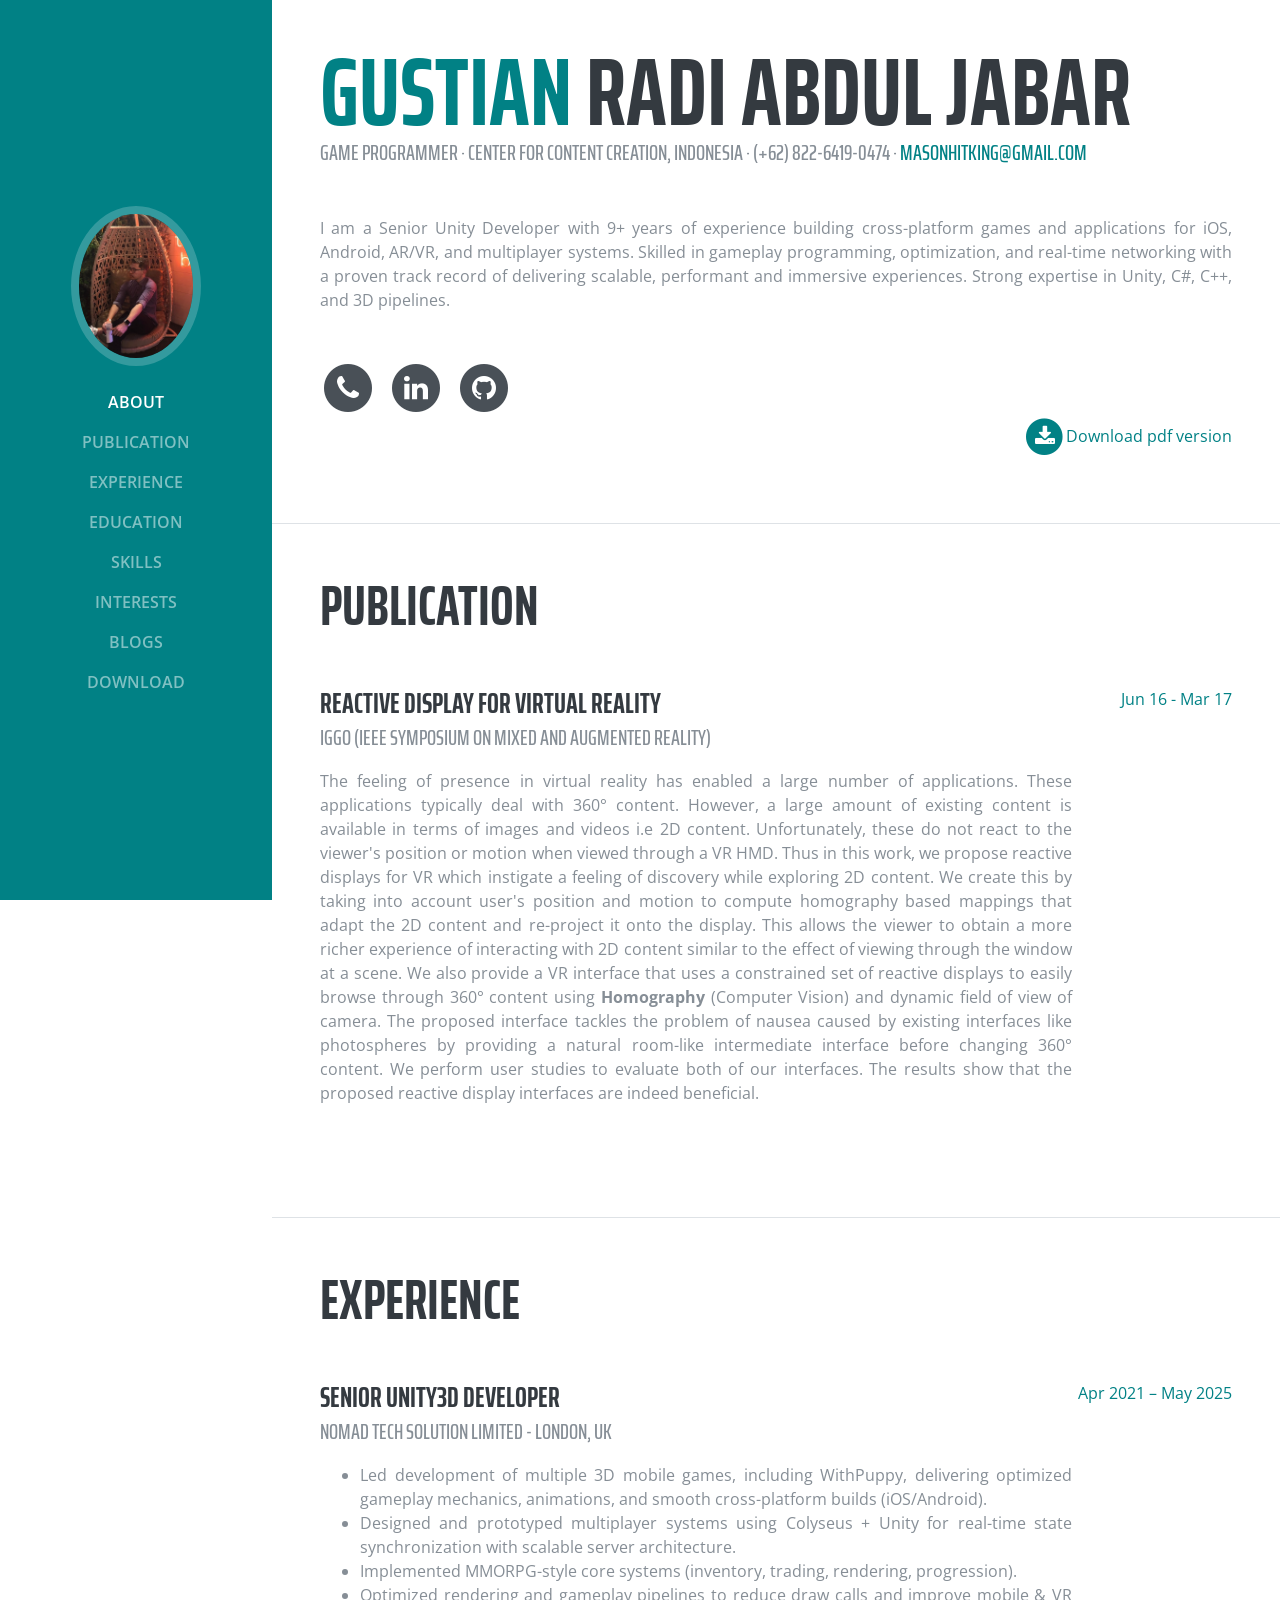
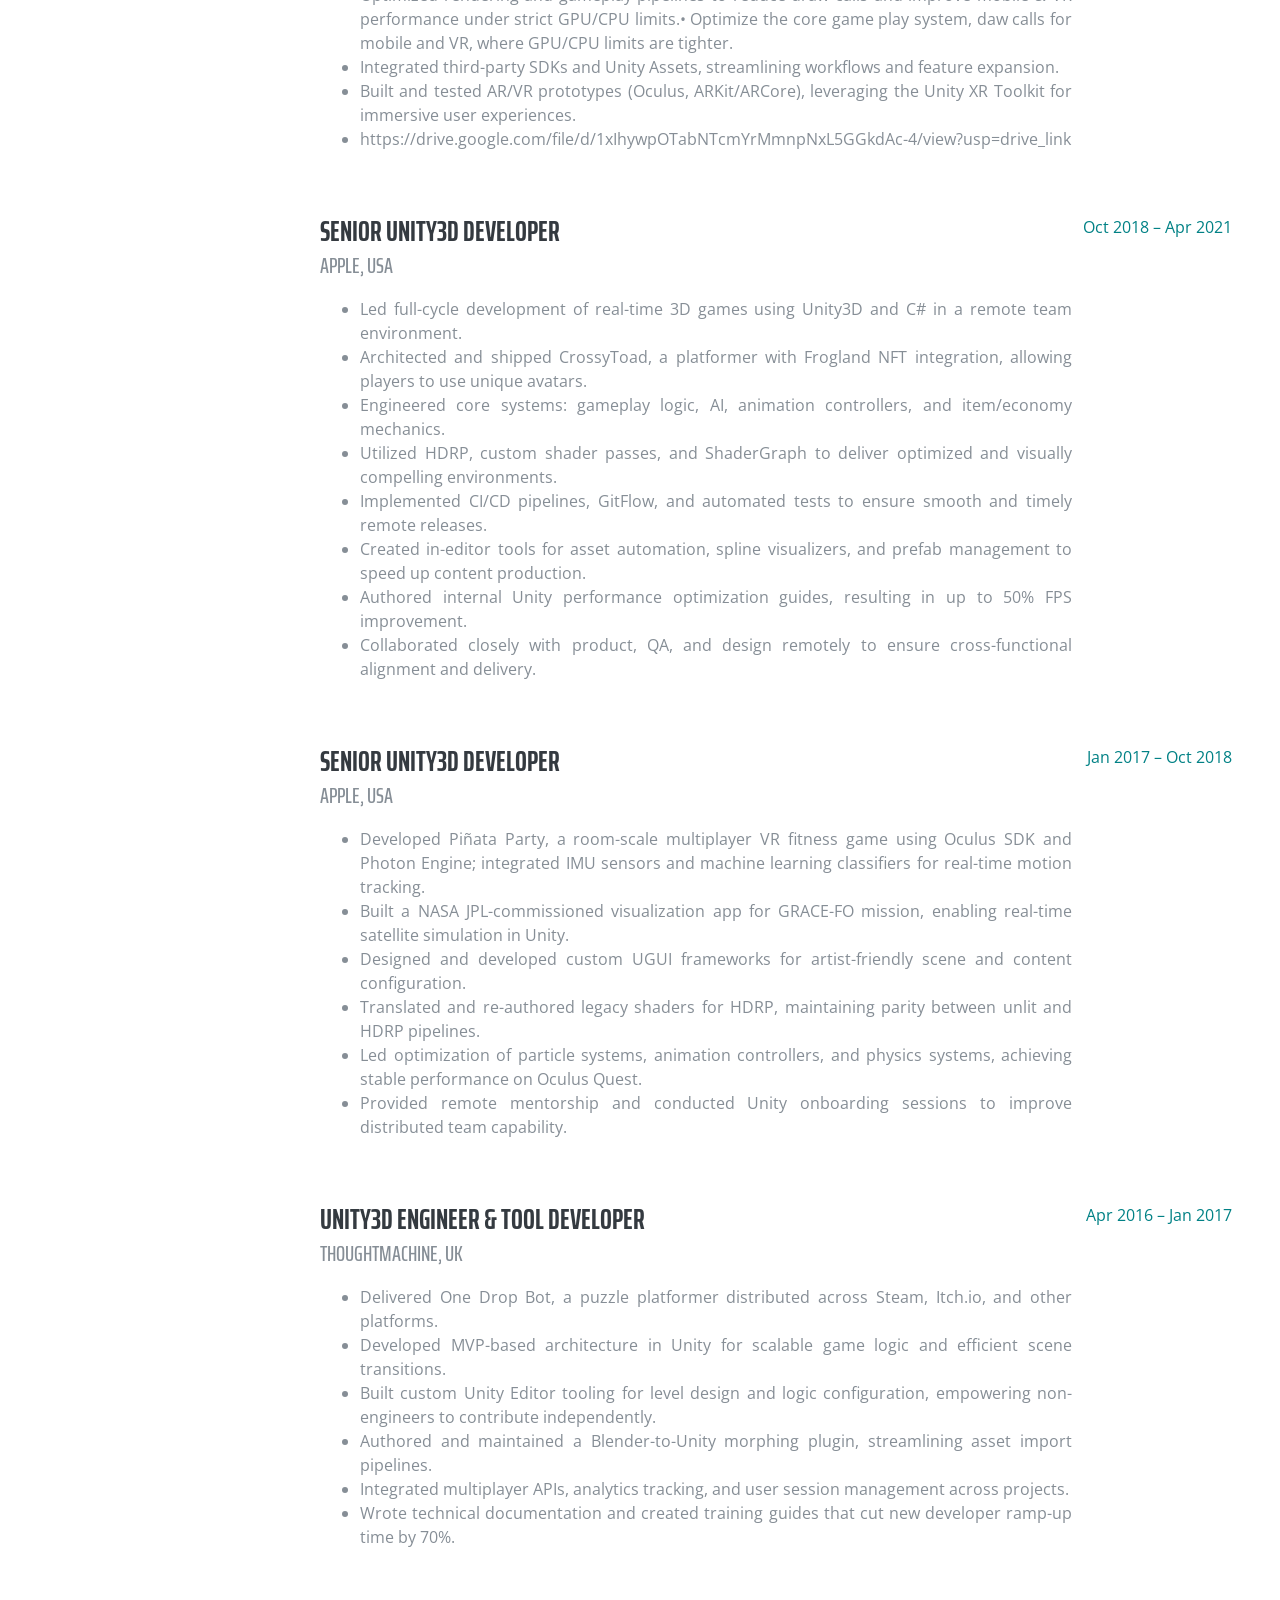
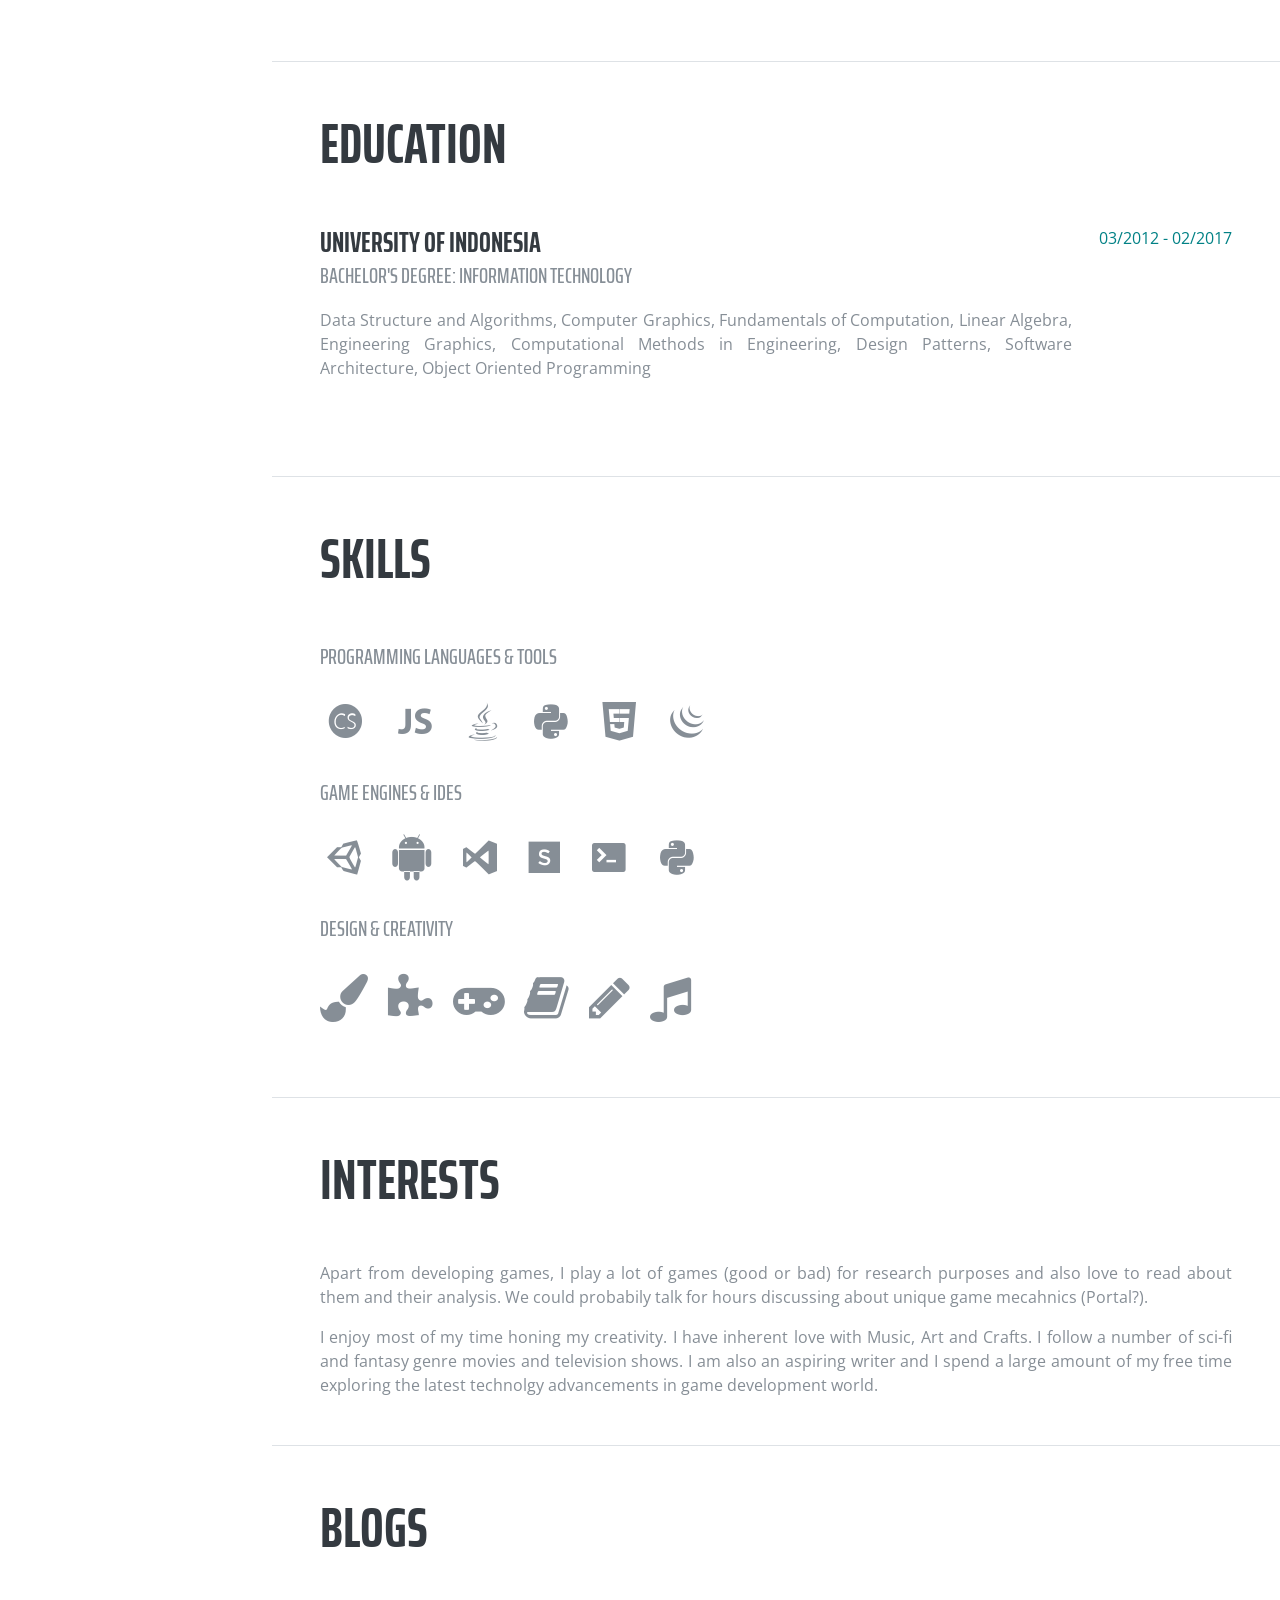
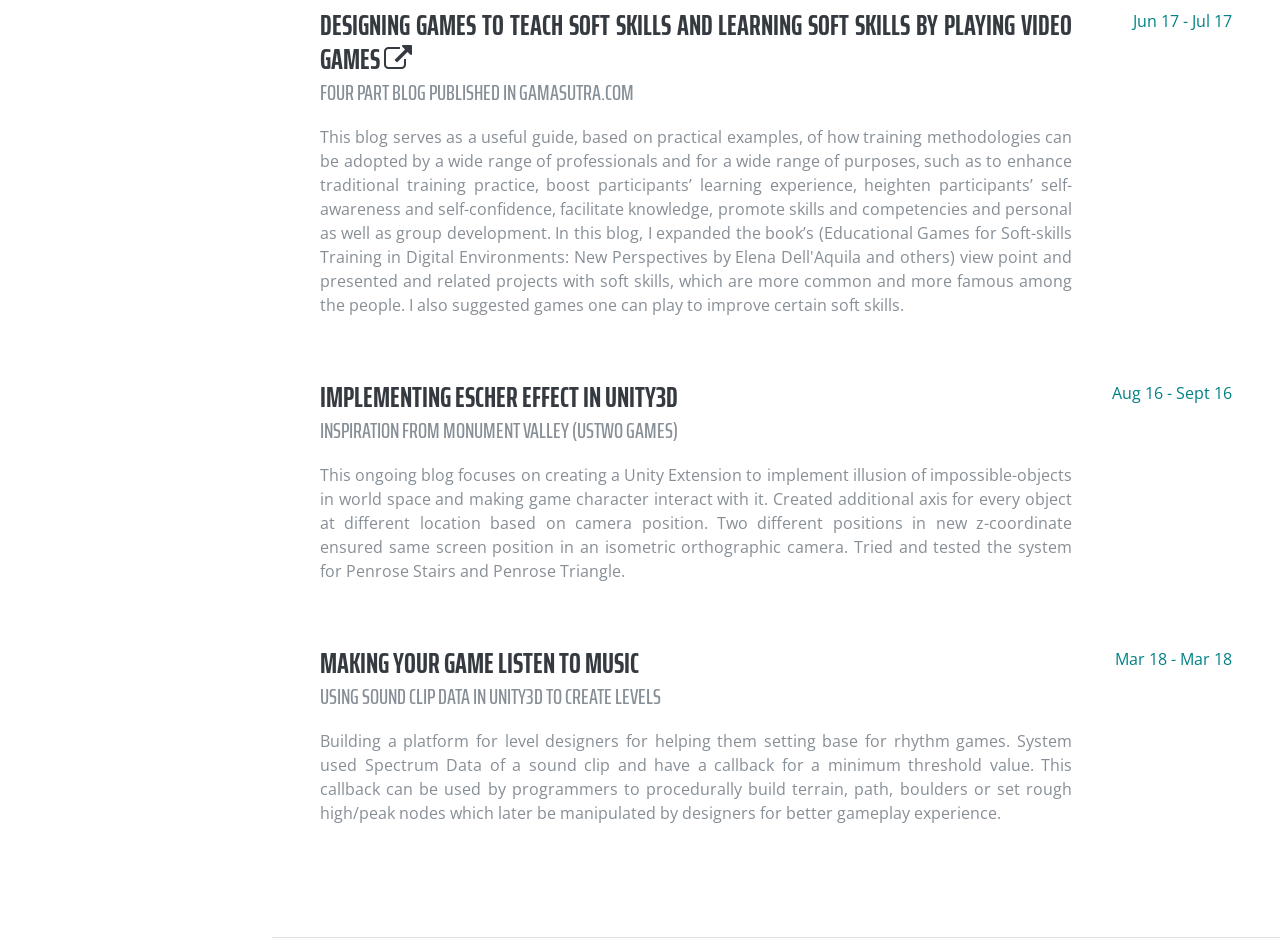
<file: resume/index.html>
<!DOCTYPE html>
<html lang="en">

  <head>

    <meta charset="utf-8">
    <meta name="viewport" content="width=device-width, initial-scale=1, shrink-to-fit=no">
    <meta name="description" content="Game Programmer, Designer and Developer Portfolio of Neeraj Thakur, IIT Kanpur B.Tech gradutate. Experienced in Unity3D, C#, C++, Js, Gameplay Prototyping, Android Programming, Shader and many more.">
    <meta name="author" content="Gustian Radi Abdul Jabar, asonhitking@gmail.com">
    <meta name="keywords" content="Game, Programmer, Gameplay, Developer, Designer, Portfolio, Resume, Unity, Unity3D, C#, C++,C,Python, Js, Institute of Technology, AR, Augmented, VR, Virtual, MR, Mixed, Reality, Homography, Google, Android, Carboard, Microsoft, Code.fun.do, Shader, Cg, HLSL, AI, 3D, 2D, Gustian">
    <meta property="og:image" content="../img/neeraj.jpg">
    <meta name="google-site-verification" content="xDJyLqBjXRWvHO2nDuwWnZPF6ohX08uhF4eCDptAahg" />

    <title>Game Programmer Resume, Gustian</title>

    <!-- Bootstrap core CSS -->
    <link href="vendor/bootstrap/css/bootstrap.min.css" rel="stylesheet">

    <!-- Custom fonts for this template -->
    <link href="https://fonts.googleapis.com/css?family=Saira+Extra+Condensed" rel="stylesheet">
    <link href="https://fonts.googleapis.com/css?family=Open+Sans" rel="stylesheet">
    <link href="../vendor/font-awesome/css/font-awesome.min.css" rel="stylesheet">
    <link href="vendor/devicons/css/devicons.min.css" rel="stylesheet">
    <link href="vendor/simple-line-icons/css/simple-line-icons.css" rel="stylesheet">

    <!-- Custom styles for this template -->
    <link href="css/resume.min.css" rel="stylesheet">
    <link rel="icon" href="../img/icon.ico">

  </head>

  <body id="page-top">

    <nav class="navbar navbar-expand-lg navbar-dark bg-primary fixed-top" id="sideNav">
      <a class="navbar-brand js-scroll-trigger" target="_parent"  href="..">
        <span class="d-block d-lg-none">Gustian Rabi Abdul Jabar</span>
        <span class="d-none d-lg-block">
          <img class="img-fluid img-profile rounded-circle mx-auto mb-2" src="../img/neeraj.jpg"  alt="Neeraj Thakur, Game Programmer" title="Neeraj S.Thakur">
        </span>
      </a>
      <button class="bg-primary navbar-toggler" type="button" data-toggle="collapse" data-target="#navbarSupportedContent" aria-controls="navbarSupportedContent" aria-expanded="false" aria-label="Toggle navigation" style="outline:0px">
        <span class="navbar-toggler-icon"></span>
      </button>
      <div class="bg-primary collapse navbar-collapse" id="navbarSupportedContent">
        <ul class="navbar-nav">
          <li class="nav-item">
            <a id="ScrollTo-about" class="nav-link js-scroll-trigger" href="#about">About</a>
          </li>
          <li class="nav-item">
            <a id="ScrollTo-publication" class="nav-link js-scroll-trigger" href="#publication">Publication</a>
          </li>
          <li class="nav-item">
            <a id="ScrollTo-experience" class="nav-link js-scroll-trigger" href="#experience">Experience</a>
          </li>
          <li class="nav-item">
            <a id="ScrollTo-education" class="nav-link js-scroll-trigger" href="#education">Education</a>
          </li>
          <li class="nav-item">
            <a id="ScrollTo-skills" class="nav-link js-scroll-trigger" href="#skills">Skills</a>
          </li>
          <li class="nav-item">
            <a id="ScrollTo-interests" class="nav-link js-scroll-trigger" href="#interests">Interests</a>
          </li>
          <li class="nav-item">
            <a id="ScrollTo-blogs" class="nav-link js-scroll-trigger" href="#blogs">Blogs</a>
          </li>
          <li class="nav-item">
            <a class="nav-link js-scroll-trigger" href="Gustian Resume.pdf" download="Gustian Resume.pdf">Download</a>
          </li>
        </ul>
      </div>
    </nav>

    <div class="container-fluid p-0">

      <section class="resume-section p-3 p-lg-5 d-flex d-column" id="about">
        <div class="my-auto">
          <a target="_parent"  href="..">
            <h1 class="mb-0">
              <span class="text-primary">Gustian</span>
              Radi Abdul Jabar
            </h1>
          </a>
          <div class="subheading mb-5">Game Programmer · Center for Content Creation, Indonesia · (+62) 822-6419-0474 ·
            <a href="mailto:masonhitking@gmail.com">masonhitking@gmail.com</a>
          </div>
          <p class="mb-5">I am a Senior Unity Developer with 9+ years of experience building cross-platform games and applications for iOS, Android, AR/VR, and multiplayer systems. Skilled in gameplay programming, optimization, and real-time networking with a proven track record of delivering scalable, performant and immersive experiences. Strong expertise in Unity, C#, C++, and 3D pipelines.</p>
          <ul class="list-inline list-social-icons mb-0">
            <!-- <li class="list-inline-item">
              <a href="https://www.facebook.com/" target="_blank">
                <span class="fa-stack fa-lg">
                  <i class="fa fa-circle fa-stack-2x"></i>
                  <i class="fa fa-facebook fa-stack-1x fa-inverse"></i>
                </span>
              </a>
            </li> -->
            <li class="list-inline-item">
              <a href="tel:+6282264190474">
                <span class="fa-stack fa-lg">
                  <i class="fa fa-circle fa-stack-2x"></i>
                  <i class="fa fa-phone fa-stack-1x fa-inverse"></i>
                </span>
              </a>
            </li>
            <li class="list-inline-item">
              <a href="https://www.linkedin.com/in/gustian-4051bb271/" target="_blank">
                <span class="fa-stack fa-lg">
                  <i class="fa fa-circle fa-stack-2x"></i>
                  <i class="fa fa-linkedin fa-stack-1x fa-inverse"></i>
                </span>
              </a>
            </li>
            <li class="list-inline-item">
              <a href="https://github.com/Sedolg" target="_blank">
                <span class="fa-stack fa-lg">
                  <i class="fa fa-circle fa-stack-2x"></i>
                  <i class="fa fa-github fa-stack-1x fa-inverse"></i>
                </span>
              </a>
            </li>
            <!-- <li class="list-inline-item">
              <a href="https://steamcommunity.com" target="_blank">
                <span class="fa-stack fa-lg">
                  <i class="fa fa-circle fa-stack-2x"></i>
                  <i class="fa fa-steam fa-stack-1x fa-inverse"></i>
                </span>
              </a>
            </li> -->
          </ul>
          <p style="float: right" class="list-inline-item">
            <a href="Gustian Resume.pdf" download="Gustian Resume.pdf">
              <span class="fa-stack fa-lg">
                <i class="fa fa-circle fa-stack-2x"></i>
                <i class="fa fa-download fa-stack-1x fa-inverse"></i>
              </span>Download pdf version
            </a>
          </p>
        </div>
      </section>

      
      <section class="resume-section p-3 p-lg-5 d-flex flex-column" id="publication">
          <div class="my-auto">
            <h2 class="mb-5">Publication</h2>
  
            <div class="resume-item d-flex flex-column flex-md-row mb-5">
              <div class="resume-content mr-auto">
                <a target="_blank" ><h3 class="mb-0">Reactive Display for Virtual Reality </h3></a>
                <div class="subheading mb-3">IGGO (IEEE Symposium on Mixed and Augmented Reality)</div>
                <p>The feeling of presence in virtual reality has enabled a large number of applications. These applications typically deal with 360° content. However, a large amount of existing content is available in terms of images and videos i.e 2D content. Unfortunately, these do not react to the viewer's position or motion when viewed through a VR HMD. Thus in this work, we propose reactive displays for VR which instigate a feeling of discovery while exploring 2D content. We create this by taking into account user's position and motion to compute homography based mappings that adapt the 2D content and re-project it onto the display. This allows the viewer to obtain a more richer experience of interacting with 2D content similar to the effect of viewing through the window at a scene. We also provide a VR interface that uses a constrained set of reactive displays to easily browse through 360° content using <b>Homography</b> (Computer Vision) and dynamic field of view of camera. The proposed interface tackles the problem of nausea caused by existing interfaces like photospheres by providing a natural room-like intermediate interface before changing 360° content. We perform user studies to evaluate both of our interfaces. The results show that the proposed reactive display interfaces are indeed beneficial.</p>
              </div>
              <div class="resume-date text-md-right">
                <span class="text-primary">Jun 16 - Mar 17</span>
              </div>
            </div>
      </section>      

      <section class="resume-section p-3 p-lg-5 d-flex flex-column" id="experience">
        <div class="my-auto">
          <h2 class="mb-5">Experience</h2>

          <div class="resume-item d-flex flex-column flex-md-row mb-5">
            <div class="resume-content mr-auto">
              <h3 class="mb-0">Senior Unity3D Developer</h3>
              <div class="subheading mb-3">Nomad Tech Solution Limited - London, UK</div>
              <ul>
                  <li>Led development of multiple 3D mobile games, including WithPuppy, delivering optimized gameplay mechanics, animations, and smooth cross-platform builds (iOS/Android).</li>
                  <li>Designed and prototyped multiplayer systems using Colyseus + Unity for real-time state synchronization with scalable server architecture.</li>
                  <li>Implemented MMORPG-style core systems (inventory, trading, rendering, progression).</li>
                  <li>Optimized rendering and gameplay pipelines to reduce draw calls and improve mobile & VR performance under strict GPU/CPU limits.•   Optimize the core game play system, daw calls for mobile and VR, where GPU/CPU limits are tighter.</li>
                  <li>Integrated third-party SDKs and Unity Assets, streamlining workflows and feature expansion.</li>
                  <li>Built and tested AR/VR prototypes (Oculus, ARKit/ARCore), leveraging the Unity XR Toolkit for immersive user experiences.</li>
                  <li>https://drive.google.com/file/d/1xIhywpOTabNTcmYrMmnpNxL5GGkdAc-4/view?usp=drive_link</li>
              </ul>
            </div>
            <div class="resume-date text-md-right">
              <span class="text-primary">Apr 2021 – May 2025</span>
            </div>
          </div>

          <div class="resume-item d-flex flex-column flex-md-row mb-5">
            <div class="resume-content mr-auto">
              <h3 class="mb-0">Senior Unity3D Developer</h3>
              <div class="subheading mb-3">Apple, USA</div>
              <ul>
                  <li>Led full-cycle development of real-time 3D games using Unity3D and C# in a remote team environment.</li>
                  <li>Architected and shipped CrossyToad, a platformer with Frogland NFT integration, allowing players to use unique avatars.</li>
                  <li>Engineered core systems: gameplay logic, AI, animation controllers, and item/economy mechanics.</li>
                  <li>Utilized HDRP, custom shader passes, and ShaderGraph to deliver optimized and visually compelling environments.</li>
                  <li>Implemented CI/CD pipelines, GitFlow, and automated tests to ensure smooth and timely remote releases.</li>
                  <li>Created in-editor tools for asset automation, spline visualizers, and prefab management to speed up content production.</li>
                  <li>Authored internal Unity performance optimization guides, resulting in up to 50% FPS improvement.</li>
                  <li>Collaborated closely with product, QA, and design remotely to ensure cross-functional alignment and delivery.</li>
              </ul>
            </div>
            <div class="resume-date text-md-right">
              <span class="text-primary">Oct 2018 – Apr 2021</span>
            </div>
          </div>

          <div class="resume-item d-flex flex-column flex-md-row mb-5">
            <div class="resume-content mr-auto">
              <h3 class="mb-0">Senior Unity3D Developer</h3>
              <div class="subheading mb-3">Apple, USA</div>
              <ul>
                  <li>Developed Piñata Party, a room-scale multiplayer VR fitness game using Oculus SDK and Photon Engine; integrated IMU sensors and machine learning classifiers for real-time motion tracking.</li>
                  <li>Built a NASA JPL-commissioned visualization app for GRACE-FO mission, enabling real-time satellite simulation in Unity.</li>
                  <li>Designed and developed custom UGUI frameworks for artist-friendly scene and content configuration.</li>
                  <li>Translated and re-authored legacy shaders for HDRP, maintaining parity between unlit and HDRP pipelines.</li>
                  <li>Led optimization of particle systems, animation controllers, and physics systems, achieving stable performance on Oculus Quest.</li>
                  <li>Provided remote mentorship and conducted Unity onboarding sessions to improve distributed team capability.</li>
              </ul>
            </div>
            <div class="resume-date text-md-right">
              <span class="text-primary">Jan 2017 – Oct 2018</span>
            </div>
          </div>

          <div class="resume-item d-flex flex-column flex-md-row mb-5">
            <div class="resume-content mr-auto">
              <h3 class="mb-0">Unity3D Engineer & Tool Developer</h3>
              <div class="subheading mb-3">ThoughtMachine, UK</div>              
              <ul>
                  <li>Delivered One Drop Bot, a puzzle platformer distributed across Steam, Itch.io, and other platforms.</li>
                  <li>Developed MVP-based architecture in Unity for scalable game logic and efficient scene transitions.</li>
                  <li>Built custom Unity Editor tooling for level design and logic configuration, empowering non-engineers to contribute independently.</li>
                  <li>Authored and maintained a Blender-to-Unity morphing plugin, streamlining asset import pipelines.</li>
                  <li>Integrated multiplayer APIs, analytics tracking, and user session management across projects.</li>
                  <li>Wrote technical documentation and created training guides that cut new developer ramp-up time by 70%.</li>
              </ul>
            </div>
            <div class="resume-date text-md-right">
              <span class="text-primary">Apr 2016 – Jan 2017</span>
            </div>
          </div>

          <!-- <div class="resume-item d-flex flex-column flex-md-row mb-5">
            <div class="resume-content mr-auto">
              <a target="_blank" href="https://play.google.com/store/apps/details?id=com.tp.shirodash"><h3 class="mb-0">Game Programmer <i class="fa fa-external-link"></i></h3></a>
              <div class="subheading mb-3">Talking Pixel, Mumbai</div>
              <ul><b>Cricket Rivals</b>
                  <li>2D card strategy game with campaign mode in Unity3D and C# for Android</li>
                  <li>Used probablity functions for scoring system to give more control to Designers</li>
                  <li>Worked in Animation, Probabilty, Building robust and expandable Campaign mode</li>
              </ul>
              <ul><b>Shiro Dash</b>
                  <li>2D Infinite runner with jump and dash mechanics in Unity3D and C# for Android</li>
                  <li>Shipped the title to Google Android Store</li>
              </ul>
            </div>
            <div class="resume-date text-md-right">
              <span class="text-primary">Nov 17 - Dec 17</span>
            </div>
          </div>          

          <div class="resume-item d-flex flex-column flex-md-row mb-5">
              <div class="resume-content mr-auto">
                <a target="_blank" href="https://play.google.com/store/apps/details?id=com.CosmicTurtles.Snake3D"><h3 class="mb-0">Game Programmer <i class="fa fa-external-link"></i></h3></a>
                <div class="subheading mb-3">Interview, Centre for Content Creation</div>
                <ul><b>Snake 3D</b>
                    <li>Build a 3D snake game in Unity3D and C# and shipped the game to Google Play Store</li>
                    <li>Procedural levels by building polygons with Cubes and Mesh Renderer</li>
                    <li>Custom levels with ease for desigers to change required parameters</li>
                </ul>
              </div>
              <div class="resume-date text-md-right">
                <span class="text-primary">Mar 17 - Mar 17</span>
              </div>
            </div> -->

          <!-- <div class="resume-item d-flex flex-column flex-md-row mb-5">
            <div class="resume-content mr-auto">
              <h3 class="mb-0">Intern Game Programmer</h3>
              <div class="subheading mb-3">Mech Mocha Game Std. Pvt. Lim., Bangaluru</div>
              <ul><b>Multiplayer UnityPackage</b>
                  <li>Built a communication layer which uses Bluetooth API and Nearby Connections API for offline and Nearby Messages API for online communication</li>
                  <li>Created an plugin using Java and Android Studios to add the Bluetooth support to Unity3D Engine</li>
                  <li>Integrated this plugin with Unity3D and tested it by building an online-offline turn-based multiplayer first-person shooter game</li>
              </ul>
            </div>
            <div class="resume-date text-md-right">
              <span class="text-primary">May 16- Jul 16</span>
            </div>
          </div> -->

          <!-- <div class="resume-item d-flex flex-column flex-md-row mb-5">
            <div class="resume-content mr-auto">
              <div class="subheading mb-3">Code.fun.do, Microsoft India Pvt. Lim.</div>
              <ul><b>VR-AR Encyclopedia</b>
                  <li>Virtual and augmented reality education encyclopedia for Google Cardboard in Unity3D and C#</li>
                  <li>Gathered data from NASA and Nat Geo documentaries to recreate scaled model of Solar System</li>
                  <li>Designed 3D environment of all planets of the Solar System with feature to view surroundings of the planets using Google Cardboard in VR environment</li>
                  <li>App was built in 24-hour hackathon, Code.fun.do organized by Microsoft India Development Center</li>
              </ul>
            </div>
            <div class="resume-date text-md-right">
              <span class="text-primary">Aug 15 - Aug 15</span>
            </div>
          </div> -->

          <!-- <div class="resume-item d-flex flex-column flex-md-row mb-5">
            <div class="resume-content mr-auto">
              <a target="_blank" href="https://play.google.com/store/apps/details?id=com.Blinds_FaithCC.ChemicalCarriageway"><h3 class="mb-0">Game Developer <i class="fa fa-external-link"></i></h3></a>
              <div class="subheading mb-3">Tim McGraw, Assistant Professor, Purdue University, Indiana</div>
              <ul><b>Chemical Carriageway</b>
                  <li>Infinitely running 2D Android game, developed using Unity3D game platform, coded from scratch in C#</li>
                  <li>Added skills (Defense, Magnet, Multiplier, Speed-Add, Life-Add) and four car models for game dynamics</li>
                  <li>Used concepts of laws of motion, vectors, calculus, AI Cars, aesthetic and non-aesthetic designing, file handling, OOP, GUI, sound editing</li>
                  <li>Shipped the game in Google Play Store</li>
              </ul>
            </div>
            <div class="resume-date text-md-right">
              <span class="text-primary">May 15- Jul 15</span>
            </div>
          </div>

          <div class="resume-item d-flex flex-column flex-md-row mb-5">
            <div class="resume-content mr-auto">
              <h3 class="mb-0">Indie Game Developer</h3>
              <div class="subheading mb-3">Prototyping and Fun Projects</div>
              <ul>
                  <li><b>Anthropocene:</b> Strategy game for Social awareness in climate change. Player has to use resources wisely to control global warming.</li>
                  <li><b>Escher Effect:</b> Mimicked effects used in famous game, Monument Valley</li>
                  <li><b>Rythm Game:</b> Programmed a system to build path for every high spectrum value in a music</li>
                  <li><b>Tower Defense:</b> On-click attack tower placement to stop AI bots to reach base</li>
                  <li><b>Match-3:</b> Build a tile match game with power ups for special patterns match</li>
              </ul>
            </div>
            <div class="resume-date text-md-right">
              <span class="text-primary">May 14 - Present</span>
            </div>
          </div>
        </div>

        <div class="resume-item d-flex flex-column flex-md-row">
          <div class="resume-content mr-auto">
            <h3 class="mb-0">Indie Game Developer</h3>
            <div class="subheading mb-3">Programming Club, IIT Kanpur</div>
            <ul><b>Race it Till the End (First Game!)</b>
                <li>Programmed and designed 3D racing, shooting and survival game for Windows using UnityScript</li>
                <li>Applied concepts of Laws of Motion, Vectors and Calculus, AI, Graphic Designing, Physics Raycast</li>
                <li>Game levels include Lap race, Death match, Timed race and Survival game</li>
            </ul>
          </div>
          <div class="resume-date text-md-right">
            <span class="text-primary">May 14- Jul 14</span>
          </div>
        </div> -->

      </section>

      <section class="resume-section p-3 p-lg-5 d-flex flex-column" id="education">
        <div class="my-auto">
          <h2 class="mb-5">Education</h2>

          <div class="resume-item d-flex flex-column flex-md-row mb-5">
            <div class="resume-content mr-auto">
              <h3 class="mb-0">University of Indonesia</h3>
              <div class="subheading mb-3">Bachelor's degree: Information Technology</div>
              <div>Data Structure and Algorithms, Computer Graphics, Fundamentals of Computation, Linear Algebra, Engineering Graphics, Computational Methods in Engineering, Design Patterns, Software Architecture, Object Oriented Programming</div>
            </div>
            <div class="resume-date text-md-right">
              <span class="text-primary">03/2012 - 02/2017</span>
            </div>
          </div>

        </div>
      </section>

      <section class="resume-section p-3 p-lg-5 d-flex flex-column" id="skills">
        <div class="my-auto">
          <h2 class="mb-5">Skills</h2>
          
          <div class="subheading mb-3">Programming Languages &amp; Tools</div>
          <ul class="list-inline list-icons">
            <li class="list-inline-item">
              <i class="devicons devicons-scriptcs"></i>
            </li>
            <li class="list-inline-item">
              <i class="devicons devicons-javascript"></i>
            </li>
            <li class="list-inline-item">
              <i class="devicons devicons-java"></i>
            </li>
            <li class="list-inline-item">
              <i class="devicons devicons-python"></i>
            </li>
            <li class="list-inline-item">
              <i class="devicons devicons-html5"></i>
            </li>
            <li class="list-inline-item">
              <i class="devicons devicons-jquery"></i>
            </li>
          </ul>
          <div class="subheading mb-3">Game Engines &amp; IDEs</div>
          <ul class="list-inline list-icons">
            <li class="list-inline-item">
              <i class="devicons devicons-unity_small"></i>
            </li>
            <li class="list-inline-item">
              <i class="devicons devicons-android"></i>
            </li>
            <li class="list-inline-item">
              <i class="devicons devicons-visualstudio"></i>
            </li>
            <li class="list-inline-item">
              <i class="devicons devicons-sublime"></i>
            </li>
            <li class="list-inline-item">
              <i class="devicons devicons-terminal"></i>
            </li>
            <li class="list-inline-item">
              <i class="devicons devicons-python"></i>
            </li>
          </ul>
          <div class="subheading mb-3">Design &amp; Creativity</div>
          <ul class="list-inline list-icons">
            <li class="list-inline-item">
              <i class="fa fa-paint-brush"></i>
            </li>
            <li class="list-inline-item">
              <i class="fa fa-puzzle-piece"></i>
            </li>
            <li class="list-inline-item">
              <i class="fa fa-gamepad"></i>
            </li>
            <li class="list-inline-item">
              <i class="fa fa-book"></i>
            </li>
            <li class="list-inline-item">
              <i class="fa fa-pencil"></i>
            </li>
            <li class="list-inline-item">
              <i class="fa fa-music"></i>
            </li>
          </ul>
        </div>
      </section>      

      <section class="resume-section p-3 p-lg-5 d-flex flex-column" id="interests">
        <div class="my-auto">
          <h2 class="mb-5">Interests</h2>
          <p>Apart from developing games, I play a lot of games (good or bad) for research purposes and also love to read about them and their analysis. We could probabily talk for hours discussing about unique game mecahnics (Portal?).</p>
          <p class="mb-0">I enjoy most of my time honing my creativity. I have inherent love with Music, Art and Crafts. I follow a number of sci-fi and fantasy genre movies and television shows. I am also an aspiring writer and I spend a large amount of my free time exploring the latest technolgy advancements in game development world.</p>
        </div>
      </section>

      <section class="resume-section p-3 p-lg-5 d-flex flex-column" id="blogs">
        <div class="my-auto">
          <h2 class="mb-5">Blogs</h2>
          <div class="resume-item d-flex flex-column flex-md-row mb-5">
            <div class="resume-content mr-auto">
              <a target="_blank" href="http://www.gamasutra.com/blogs/NeerajThakur/20170626/300483/Designing_games_to_teach_Soft_Skills_Part_14_Introduction.php"><h3 class="mb-0">Designing Games to Teach Soft Skills and Learning Soft Skills by Playing Video Games <i class="fa fa-external-link"></i></h3></a>
              <div class="subheading mb-3">Four part blog published in Gamasutra.com</div>
              <p>This blog serves as a useful guide, based on practical examples, of how training methodologies can be adopted by a wide range of professionals and for a wide range of purposes, such as to enhance traditional training practice, boost participants’ learning experience, heighten participants’ self-awareness and self-confidence, facilitate knowledge, promote skills and competencies and personal as well as group development. In this blog, I expanded the book’s (Educational Games for Soft-skills Training in Digital Environments: New Perspectives by Elena Dell'Aquila and others) view point and presented and related projects with soft skills, which are more common and more famous among the people. I also suggested games one can play to improve certain soft skills.</p>
            </div>
            <div class="resume-date text-md-right">
              <span class="text-primary">Jun 17 - Jul 17</span>
            </div>
          </div>
          <div class="resume-item d-flex flex-column flex-md-row mb-5">
            <div class="resume-content mr-auto">
              <h3 class="mb-0">Implementing Escher Effect in Unity3D</h3>
              <div class="subheading mb-3">Inspiration from Monument Valley (Ustwo Games)</div>
              <p>This ongoing blog focuses on creating a Unity Extension to implement illusion of impossible-objects in world space and making game character interact with it.  Created additional axis for every object at different location based on camera position. Two different positions in new z-coordinate ensured same screen position in an isometric orthographic camera. Tried and tested the system for Penrose Stairs and Penrose Triangle.</p>
            </div>
            <div class="resume-date text-md-right">
              <span class="text-primary">Aug 16 - Sept 16</span>
            </div>
          </div>
          <div class="resume-item d-flex flex-column flex-md-row mb-5">
              <div class="resume-content mr-auto">
                <h3 class="mb-0">Making your game listen to music</h3>
                <div class="subheading mb-3">Using Sound Clip data in Unity3D to create levels</div>
                <p>Building a platform for level designers for helping them setting base for rhythm games. System used Spectrum Data of a sound clip and have a callback for a minimum threshold value. This callback can be used by programmers to procedurally build terrain, path, boulders or set rough high/peak nodes which later be manipulated by designers for better gameplay experience.</p>
              </div>
              <div class="resume-date text-md-right">
                <span class="text-primary">Mar 18 - Mar 18</span>
              </div>
            </div>
        </div>
      </section>

      <!-- <section class="resume-section p-3 p-lg-5 d-flex flex-column" id="extracurricular">
        <div class="my-auto">
          <h2 class="mb-5">Extracurricular Activities</h2>
          <ul>
            <li><b>Lectured</b> on Unity3D during GDG Google Dev Fest 2015, introduced game development in IIT Kanpur for the first time</li>
            <li><b>Mentored</b> 7 teams of students under Programming Club, IIT Kanpur to help developing their first game</li>
            <li><b>Head Show Management, Core Team, Techkriti 2016, IIT Kanpur</b>: Planned and conducted India’s biggest technical and entrepreneur festival with budget of over ₹20 Million leading a 3-tier team</li>
            <li>Worked as a <b>Consultant Developer</b> to lead a team in IIT Kanpur aiming to build multiplayer education game for village students. Project was funded by Madhya Pradesh (India) Government</li>
        </ul>
        </div>
      </section> -->

    </div>

    <!-- Bootstrap core JavaScript -->
    <script src="../vendor/jquery/jquery.min.js"></script>
    <script src="vendor/bootstrap/js/bootstrap.bundle.min.js"></script>

    <!-- Plugin JavaScript -->
    <script src="vendor/jquery-easing/jquery.easing.min.js"></script>

    <!-- Custom scripts for this template -->
    <script src="js/resume.min.js"></script>
    <script src="js/resumeHeight.js"></script>

  </body>

</html>
</file>
<file: resume/vendor/simple-line-icons/css/simple-line-icons.css>
@font-face {
  font-family: 'simple-line-icons';
  src: url('../fonts/Simple-Line-Icons.eot?v=2.4.0');
  src: url('../fonts/Simple-Line-Icons.eot?v=2.4.0#iefix') format('embedded-opentype'), url('../fonts/Simple-Line-Icons.woff2?v=2.4.0') format('woff2'), url('../fonts/Simple-Line-Icons.ttf?v=2.4.0') format('truetype'), url('../fonts/Simple-Line-Icons.woff?v=2.4.0') format('woff'), url('../fonts/Simple-Line-Icons.svg?v=2.4.0#simple-line-icons') format('svg');
  font-weight: normal;
  font-style: normal;
}
/*
 Use the following CSS code if you want to have a class per icon.
 Instead of a list of all class selectors, you can use the generic [class*="icon-"] selector, but it's slower:
*/
.icon-user,
.icon-people,
.icon-user-female,
.icon-user-follow,
.icon-user-following,
.icon-user-unfollow,
.icon-login,
.icon-logout,
.icon-emotsmile,
.icon-phone,
.icon-call-end,
.icon-call-in,
.icon-call-out,
.icon-map,
.icon-location-pin,
.icon-direction,
.icon-directions,
.icon-compass,
.icon-layers,
.icon-menu,
.icon-list,
.icon-options-vertical,
.icon-options,
.icon-arrow-down,
.icon-arrow-left,
.icon-arrow-right,
.icon-arrow-up,
.icon-arrow-up-circle,
.icon-arrow-left-circle,
.icon-arrow-right-circle,
.icon-arrow-down-circle,
.icon-check,
.icon-clock,
.icon-plus,
.icon-minus,
.icon-close,
.icon-event,
.icon-exclamation,
.icon-organization,
.icon-trophy,
.icon-screen-smartphone,
.icon-screen-desktop,
.icon-plane,
.icon-notebook,
.icon-mustache,
.icon-mouse,
.icon-magnet,
.icon-energy,
.icon-disc,
.icon-cursor,
.icon-cursor-move,
.icon-crop,
.icon-chemistry,
.icon-speedometer,
.icon-shield,
.icon-screen-tablet,
.icon-magic-wand,
.icon-hourglass,
.icon-graduation,
.icon-ghost,
.icon-game-controller,
.icon-fire,
.icon-eyeglass,
.icon-envelope-open,
.icon-envelope-letter,
.icon-bell,
.icon-badge,
.icon-anchor,
.icon-wallet,
.icon-vector,
.icon-speech,
.icon-puzzle,
.icon-printer,
.icon-present,
.icon-playlist,
.icon-pin,
.icon-picture,
.icon-handbag,
.icon-globe-alt,
.icon-globe,
.icon-folder-alt,
.icon-folder,
.icon-film,
.icon-feed,
.icon-drop,
.icon-drawer,
.icon-docs,
.icon-doc,
.icon-diamond,
.icon-cup,
.icon-calculator,
.icon-bubbles,
.icon-briefcase,
.icon-book-open,
.icon-basket-loaded,
.icon-basket,
.icon-bag,
.icon-action-undo,
.icon-action-redo,
.icon-wrench,
.icon-umbrella,
.icon-trash,
.icon-tag,
.icon-support,
.icon-frame,
.icon-size-fullscreen,
.icon-size-actual,
.icon-shuffle,
.icon-share-alt,
.icon-share,
.icon-rocket,
.icon-question,
.icon-pie-chart,
.icon-pencil,
.icon-note,
.icon-loop,
.icon-home,
.icon-grid,
.icon-graph,
.icon-microphone,
.icon-music-tone-alt,
.icon-music-tone,
.icon-earphones-alt,
.icon-earphones,
.icon-equalizer,
.icon-like,
.icon-dislike,
.icon-control-start,
.icon-control-rewind,
.icon-control-play,
.icon-control-pause,
.icon-control-forward,
.icon-control-end,
.icon-volume-1,
.icon-volume-2,
.icon-volume-off,
.icon-calendar,
.icon-bulb,
.icon-chart,
.icon-ban,
.icon-bubble,
.icon-camrecorder,
.icon-camera,
.icon-cloud-download,
.icon-cloud-upload,
.icon-envelope,
.icon-eye,
.icon-flag,
.icon-heart,
.icon-info,
.icon-key,
.icon-link,
.icon-lock,
.icon-lock-open,
.icon-magnifier,
.icon-magnifier-add,
.icon-magnifier-remove,
.icon-paper-clip,
.icon-paper-plane,
.icon-power,
.icon-refresh,
.icon-reload,
.icon-settings,
.icon-star,
.icon-symbol-female,
.icon-symbol-male,
.icon-target,
.icon-credit-card,
.icon-paypal,
.icon-social-tumblr,
.icon-social-twitter,
.icon-social-facebook,
.icon-social-instagram,
.icon-social-linkedin,
.icon-social-pinterest,
.icon-social-github,
.icon-social-google,
.icon-social-reddit,
.icon-social-skype,
.icon-social-dribbble,
.icon-social-behance,
.icon-social-foursqare,
.icon-social-soundcloud,
.icon-social-spotify,
.icon-social-stumbleupon,
.icon-social-youtube,
.icon-social-dropbox,
.icon-social-vkontakte,
.icon-social-steam {
  font-family: 'simple-line-icons';
  speak: none;
  font-style: normal;
  font-weight: normal;
  font-variant: normal;
  text-transform: none;
  line-height: 1;
  /* Better Font Rendering =========== */
  -webkit-font-smoothing: antialiased;
  -moz-osx-font-smoothing: grayscale;
}
.icon-user:before {
  content: "\e005";
}
.icon-people:before {
  content: "\e001";
}
.icon-user-female:before {
  content: "\e000";
}
.icon-user-follow:before {
  content: "\e002";
}
.icon-user-following:before {
  content: "\e003";
}
.icon-user-unfollow:before {
  content: "\e004";
}
.icon-login:before {
  content: "\e066";
}
.icon-logout:before {
  content: "\e065";
}
.icon-emotsmile:before {
  content: "\e021";
}
.icon-phone:before {
  content: "\e600";
}
.icon-call-end:before {
  content: "\e048";
}
.icon-call-in:before {
  content: "\e047";
}
.icon-call-out:before {
  content: "\e046";
}
.icon-map:before {
  content: "\e033";
}
.icon-location-pin:before {
  content: "\e096";
}
.icon-direction:before {
  content: "\e042";
}
.icon-directions:before {
  content: "\e041";
}
.icon-compass:before {
  content: "\e045";
}
.icon-layers:before {
  content: "\e034";
}
.icon-menu:before {
  content: "\e601";
}
.icon-list:before {
  content: "\e067";
}
.icon-options-vertical:before {
  content: "\e602";
}
.icon-options:before {
  content: "\e603";
}
.icon-arrow-down:before {
  content: "\e604";
}
.icon-arrow-left:before {
  content: "\e605";
}
.icon-arrow-right:before {
  content: "\e606";
}
.icon-arrow-up:before {
  content: "\e607";
}
.icon-arrow-up-circle:before {
  content: "\e078";
}
.icon-arrow-left-circle:before {
  content: "\e07a";
}
.icon-arrow-right-circle:before {
  content: "\e079";
}
.icon-arrow-down-circle:before {
  content: "\e07b";
}
.icon-check:before {
  content: "\e080";
}
.icon-clock:before {
  content: "\e081";
}
.icon-plus:before {
  content: "\e095";
}
.icon-minus:before {
  content: "\e615";
}
.icon-close:before {
  content: "\e082";
}
.icon-event:before {
  content: "\e619";
}
.icon-exclamation:before {
  content: "\e617";
}
.icon-organization:before {
  content: "\e616";
}
.icon-trophy:before {
  content: "\e006";
}
.icon-screen-smartphone:before {
  content: "\e010";
}
.icon-screen-desktop:before {
  content: "\e011";
}
.icon-plane:before {
  content: "\e012";
}
.icon-notebook:before {
  content: "\e013";
}
.icon-mustache:before {
  content: "\e014";
}
.icon-mouse:before {
  content: "\e015";
}
.icon-magnet:before {
  content: "\e016";
}
.icon-energy:before {
  content: "\e020";
}
.icon-disc:before {
  content: "\e022";
}
.icon-cursor:before {
  content: "\e06e";
}
.icon-cursor-move:before {
  content: "\e023";
}
.icon-crop:before {
  content: "\e024";
}
.icon-chemistry:before {
  content: "\e026";
}
.icon-speedometer:before {
  content: "\e007";
}
.icon-shield:before {
  content: "\e00e";
}
.icon-screen-tablet:before {
  content: "\e00f";
}
.icon-magic-wand:before {
  content: "\e017";
}
.icon-hourglass:before {
  content: "\e018";
}
.icon-graduation:before {
  content: "\e019";
}
.icon-ghost:before {
  content: "\e01a";
}
.icon-game-controller:before {
  content: "\e01b";
}
.icon-fire:before {
  content: "\e01c";
}
.icon-eyeglass:before {
  content: "\e01d";
}
.icon-envelope-open:before {
  content: "\e01e";
}
.icon-envelope-letter:before {
  content: "\e01f";
}
.icon-bell:before {
  content: "\e027";
}
.icon-badge:before {
  content: "\e028";
}
.icon-anchor:before {
  content: "\e029";
}
.icon-wallet:before {
  content: "\e02a";
}
.icon-vector:before {
  content: "\e02b";
}
.icon-speech:before {
  content: "\e02c";
}
.icon-puzzle:before {
  content: "\e02d";
}
.icon-printer:before {
  content: "\e02e";
}
.icon-present:before {
  content: "\e02f";
}
.icon-playlist:before {
  content: "\e030";
}
.icon-pin:before {
  content: "\e031";
}
.icon-picture:before {
  content: "\e032";
}
.icon-handbag:before {
  content: "\e035";
}
.icon-globe-alt:before {
  content: "\e036";
}
.icon-globe:before {
  content: "\e037";
}
.icon-folder-alt:before {
  content: "\e039";
}
.icon-folder:before {
  content: "\e089";
}
.icon-film:before {
  content: "\e03a";
}
.icon-feed:before {
  content: "\e03b";
}
.icon-drop:before {
  content: "\e03e";
}
.icon-drawer:before {
  content: "\e03f";
}
.icon-docs:before {
  content: "\e040";
}
.icon-doc:before {
  content: "\e085";
}
.icon-diamond:before {
  content: "\e043";
}
.icon-cup:before {
  content: "\e044";
}
.icon-calculator:before {
  content: "\e049";
}
.icon-bubbles:before {
  content: "\e04a";
}
.icon-briefcase:before {
  content: "\e04b";
}
.icon-book-open:before {
  content: "\e04c";
}
.icon-basket-loaded:before {
  content: "\e04d";
}
.icon-basket:before {
  content: "\e04e";
}
.icon-bag:before {
  content: "\e04f";
}
.icon-action-undo:before {
  content: "\e050";
}
.icon-action-redo:before {
  content: "\e051";
}
.icon-wrench:before {
  content: "\e052";
}
.icon-umbrella:before {
  content: "\e053";
}
.icon-trash:before {
  content: "\e054";
}
.icon-tag:before {
  content: "\e055";
}
.icon-support:before {
  content: "\e056";
}
.icon-frame:before {
  content: "\e038";
}
.icon-size-fullscreen:before {
  content: "\e057";
}
.icon-size-actual:before {
  content: "\e058";
}
.icon-shuffle:before {
  content: "\e059";
}
.icon-share-alt:before {
  content: "\e05a";
}
.icon-share:before {
  content: "\e05b";
}
.icon-rocket:before {
  content: "\e05c";
}
.icon-question:before {
  content: "\e05d";
}
.icon-pie-chart:before {
  content: "\e05e";
}
.icon-pencil:before {
  content: "\e05f";
}
.icon-note:before {
  content: "\e060";
}
.icon-loop:before {
  content: "\e064";
}
.icon-home:before {
  content: "\e069";
}
.icon-grid:before {
  content: "\e06a";
}
.icon-graph:before {
  content: "\e06b";
}
.icon-microphone:before {
  content: "\e063";
}
.icon-music-tone-alt:before {
  content: "\e061";
}
.icon-music-tone:before {
  content: "\e062";
}
.icon-earphones-alt:before {
  content: "\e03c";
}
.icon-earphones:before {
  content: "\e03d";
}
.icon-equalizer:before {
  content: "\e06c";
}
.icon-like:before {
  content: "\e068";
}
.icon-dislike:before {
  content: "\e06d";
}
.icon-control-start:before {
  content: "\e06f";
}
.icon-control-rewind:before {
  content: "\e070";
}
.icon-control-play:before {
  content: "\e071";
}
.icon-control-pause:before {
  content: "\e072";
}
.icon-control-forward:before {
  content: "\e073";
}
.icon-control-end:before {
  content: "\e074";
}
.icon-volume-1:before {
  content: "\e09f";
}
.icon-volume-2:before {
  content: "\e0a0";
}
.icon-volume-off:before {
  content: "\e0a1";
}
.icon-calendar:before {
  content: "\e075";
}
.icon-bulb:before {
  content: "\e076";
}
.icon-chart:before {
  content: "\e077";
}
.icon-ban:before {
  content: "\e07c";
}
.icon-bubble:before {
  content: "\e07d";
}
.icon-camrecorder:before {
  content: "\e07e";
}
.icon-camera:before {
  content: "\e07f";
}
.icon-cloud-download:before {
  content: "\e083";
}
.icon-cloud-upload:before {
  content: "\e084";
}
.icon-envelope:before {
  content: "\e086";
}
.icon-eye:before {
  content: "\e087";
}
.icon-flag:before {
  content: "\e088";
}
.icon-heart:before {
  content: "\e08a";
}
.icon-info:before {
  content: "\e08b";
}
.icon-key:before {
  content: "\e08c";
}
.icon-link:before {
  content: "\e08d";
}
.icon-lock:before {
  content: "\e08e";
}
.icon-lock-open:before {
  content: "\e08f";
}
.icon-magnifier:before {
  content: "\e090";
}
.icon-magnifier-add:before {
  content: "\e091";
}
.icon-magnifier-remove:before {
  content: "\e092";
}
.icon-paper-clip:before {
  content: "\e093";
}
.icon-paper-plane:before {
  content: "\e094";
}
.icon-power:before {
  content: "\e097";
}
.icon-refresh:before {
  content: "\e098";
}
.icon-reload:before {
  content: "\e099";
}
.icon-settings:before {
  content: "\e09a";
}
.icon-star:before {
  content: "\e09b";
}
.icon-symbol-female:before {
  content: "\e09c";
}
.icon-symbol-male:before {
  content: "\e09d";
}
.icon-target:before {
  content: "\e09e";
}
.icon-credit-card:before {
  content: "\e025";
}
.icon-paypal:before {
  content: "\e608";
}
.icon-social-tumblr:before {
  content: "\e00a";
}
.icon-social-twitter:before {
  content: "\e009";
}
.icon-social-facebook:before {
  content: "\e00b";
}
.icon-social-instagram:before {
  content: "\e609";
}
.icon-social-linkedin:before {
  content: "\e60a";
}
.icon-social-pinterest:before {
  content: "\e60b";
}
.icon-social-github:before {
  content: "\e60c";
}
.icon-social-google:before {
  content: "\e60d";
}
.icon-social-reddit:before {
  content: "\e60e";
}
.icon-social-skype:before {
  content: "\e60f";
}
.icon-social-dribbble:before {
  content: "\e00d";
}
.icon-social-behance:before {
  content: "\e610";
}
.icon-social-foursqare:before {
  content: "\e611";
}
.icon-social-soundcloud:before {
  content: "\e612";
}
.icon-social-spotify:before {
  content: "\e613";
}
.icon-social-stumbleupon:before {
  content: "\e614";
}
.icon-social-youtube:before {
  content: "\e008";
}
.icon-social-dropbox:before {
  content: "\e00c";
}
.icon-social-vkontakte:before {
  content: "\e618";
}
.icon-social-steam:before {
  content: "\e620";
}
</file>
<file: resume/vendor/devicons/css/devicons.min.css>
/*!
 *  Devicons 1.8.0 made by Theodore Vorillas / http://vorillaz.com 
 */
@font-face{font-family:devicons;src:url(../fonts/devicons.eot?xqxft6);src:url(../fonts/devicons.eot?#iefixxqxft6) format("embedded-opentype"),url(../fonts/devicons.woff?xqxft6) format("woff"),url(../fonts/devicons.ttf?xqxft6) format("truetype"),url(../fonts/devicons.svg?xqxft6#devicons) format("svg");font-weight:400;font-style:normal}.devicons{font-family:devicons;speak:none;font-style:normal;font-weight:400;font-variant:normal;text-transform:none;line-height:1;-webkit-font-smoothing:antialiased;-moz-osx-font-smoothing:grayscale}.devicons-git:before{content:"\e602"}.devicons-git_compare:before{content:"\e628"}.devicons-git_branch:before{content:"\e625"}.devicons-git_commit:before{content:"\e629"}.devicons-git_pull_request:before{content:"\e626"}.devicons-git_merge:before{content:"\e627"}.devicons-bitbucket:before{content:"\e603"}.devicons-github_alt:before{content:"\e608"}.devicons-github_badge:before{content:"\e609"}.devicons-github:before{content:"\e60a"}.devicons-github_full:before{content:"\e617"}.devicons-java:before{content:"\e638"}.devicons-ruby:before{content:"\e639"}.devicons-scala:before{content:"\e637"}.devicons-python:before{content:"\e63c"}.devicons-go:before{content:"\e624"}.devicons-ruby_on_rails:before{content:"\e63b"}.devicons-django:before{content:"\e61d"}.devicons-markdown:before{content:"\e63e"}.devicons-php:before{content:"\e63d"}.devicons-mysql:before{content:"\e604"}.devicons-streamline:before{content:"\e605"}.devicons-database:before{content:"\e606"}.devicons-laravel:before{content:"\e63f"}.devicons-javascript:before{content:"\e64e"}.devicons-angular:before{content:"\e653"}.devicons-backbone:before{content:"\e652"}.devicons-coffeescript:before{content:"\e651"}.devicons-jquery:before{content:"\e650"}.devicons-modernizr:before{content:"\e620"}.devicons-jquery_ui:before{content:"\e654"}.devicons-ember:before{content:"\e61b"}.devicons-dojo:before{content:"\e61c"}.devicons-nodejs:before{content:"\e619"}.devicons-nodejs_small:before{content:"\e618"}.devicons-javascript_shield:before{content:"\e64f"}.devicons-bootstrap:before{content:"\e647"}.devicons-sass:before{content:"\e64b"}.devicons-css3_full:before{content:"\e64a"}.devicons-css3:before{content:"\e649"}.devicons-html5:before{content:"\e636"}.devicons-html5_multimedia:before{content:"\e632"}.devicons-html5_device_access:before{content:"\e633"}.devicons-html5_3d_effects:before{content:"\e635"}.devicons-html5_connectivity:before{content:"\e634"}.devicons-ghost_small:before{content:"\e614"}.devicons-ghost:before{content:"\e61f"}.devicons-magento:before{content:"\e640"}.devicons-joomla:before{content:"\e641"}.devicons-jekyll_small:before{content:"\e60d"}.devicons-drupal:before{content:"\e642"}.devicons-wordpress:before{content:"\e60b"}.devicons-grunt:before{content:"\e64c"}.devicons-bower:before{content:"\e64d"}.devicons-npm:before{content:"\e61e"}.devicons-yahoo_small:before{content:"\e62b"}.devicons-yahoo:before{content:"\e615"}.devicons-bing_small:before{content:"\e600"}.devicons-windows:before{content:"\e60f"}.devicons-linux:before{content:"\e612"}.devicons-ubuntu:before{content:"\e63a"}.devicons-android:before{content:"\e60e"}.devicons-apple:before{content:"\e611"}.devicons-appstore:before{content:"\e613"}.devicons-phonegap:before{content:"\e630"}.devicons-blackberry:before{content:"\e623"}.devicons-stackoverflow:before{content:"\e610"}.devicons-techcrunch:before{content:"\e62c"}.devicons-codrops:before{content:"\e62f"}.devicons-css_tricks:before{content:"\e601"}.devicons-smashing_magazine:before{content:"\e62d"}.devicons-netmagazine:before{content:"\e62e"}.devicons-codepen:before{content:"\e616"}.devicons-cssdeck:before{content:"\e62a"}.devicons-hackernews:before{content:"\e61a"}.devicons-dropbox:before{content:"\e607"}.devicons-google_drive:before{content:"\e631"}.devicons-visualstudio:before{content:"\e60c"}.devicons-unity_small:before{content:"\e621"}.devicons-raspberry_pi:before{content:"\e622"}.devicons-chrome:before{content:"\e643"}.devicons-ie:before{content:"\e644"}.devicons-firefox:before{content:"\e645"}.devicons-opera:before{content:"\e646"}.devicons-safari:before{content:"\e648"}.devicons-swift:before{content:"\e655"}.devicons-symfony:before{content:"\e656"}.devicons-symfony_badge:before{content:"\e657"}.devicons-less:before{content:"\e658"}.devicons-stylus:before{content:"\e659"}.devicons-trello:before{content:"\e65a"}.devicons-atlassian:before{content:"\e65b"}.devicons-jira:before{content:"\e65c"}.devicons-envato:before{content:"\e65d"}.devicons-snap_svg:before{content:"\e65e"}.devicons-raphael:before{content:"\e65f"}.devicons-google_analytics:before{content:"\e660"}.devicons-compass:before{content:"\e661"}.devicons-onedrive:before{content:"\e662"}.devicons-gulp:before{content:"\e663"}.devicons-atom:before{content:"\e664"}.devicons-cisco:before{content:"\e665"}.devicons-nancy:before{content:"\e666"}.devicons-clojure:before{content:"\e668"}.devicons-clojure_alt:before{content:"\e66a"}.devicons-perl:before{content:"\e669"}.devicons-celluloid:before{content:"\e66b"}.devicons-w3c:before{content:"\e66c"}.devicons-redis:before{content:"\e66d"}.devicons-postgresql:before{content:"\e66e"}.devicons-webplatform:before{content:"\e66f"}.devicons-jenkins:before{content:"\e667"}.devicons-requirejs:before{content:"\e670"}.devicons-opensource:before{content:"\e671"}.devicons-typo3:before{content:"\e672"}.devicons-uikit:before{content:"\e673"}.devicons-doctrine:before{content:"\e674"}.devicons-groovy:before{content:"\e675"}.devicons-nginx:before{content:"\e676"}.devicons-haskell:before{content:"\e677"}.devicons-zend:before{content:"\e678"}.devicons-gnu:before{content:"\e679"}.devicons-yeoman:before{content:"\e67a"}.devicons-heroku:before{content:"\e67b"}.devicons-debian:before{content:"\e67d"}.devicons-travis:before{content:"\e67e"}.devicons-dotnet:before{content:"\e67f"}.devicons-codeigniter:before{content:"\e680"}.devicons-javascript_badge:before{content:"\e681"}.devicons-yii:before{content:"\e682"}.devicons-msql_server:before{content:"\e67c"}.devicons-composer:before{content:"\e683"}.devicons-krakenjs_badge:before{content:"\e684"}.devicons-krakenjs:before{content:"\e685"}.devicons-mozilla:before{content:"\e686"}.devicons-firebase:before{content:"\e687"}.devicons-sizzlejs:before{content:"\e688"}.devicons-creativecommons:before{content:"\e689"}.devicons-creativecommons_badge:before{content:"\e68a"}.devicons-mitlicence:before{content:"\e68b"}.devicons-senchatouch:before{content:"\e68c"}.devicons-bugsense:before{content:"\e68d"}.devicons-extjs:before{content:"\e68e"}.devicons-mootools_badge:before{content:"\e68f"}.devicons-mootools:before{content:"\e690"}.devicons-ruby_rough:before{content:"\e691"}.devicons-komodo:before{content:"\e692"}.devicons-coda:before{content:"\e693"}.devicons-bintray:before{content:"\e694"}.devicons-terminal:before{content:"\e695"}.devicons-code:before{content:"\e696"}.devicons-responsive:before{content:"\e697"}.devicons-dart:before{content:"\e698"}.devicons-aptana:before{content:"\e699"}.devicons-mailchimp:before{content:"\e69a"}.devicons-netbeans:before{content:"\e69b"}.devicons-dreamweaver:before{content:"\e69c"}.devicons-brackets:before{content:"\e69d"}.devicons-eclipse:before{content:"\e69e"}.devicons-cloud9:before{content:"\e69f"}.devicons-scrum:before{content:"\e6a0"}.devicons-prolog:before{content:"\e6a1"}.devicons-terminal_badge:before{content:"\e6a2"}.devicons-code_badge:before{content:"\e6a3"}.devicons-mongodb:before{content:"\e6a4"}.devicons-meteor:before{content:"\e6a5"}.devicons-meteorfull:before{content:"\e6a6"}.devicons-fsharp:before{content:"\e6a7"}.devicons-rust:before{content:"\e6a8"}.devicons-ionic:before{content:"\e6a9"}.devicons-sublime:before{content:"\e6aa"}.devicons-appcelerator:before{content:"\e6ab"}.devicons-asterisk:before{content:"\e6ac"}.devicons-aws:before{content:"\e6ad"}.devicons-digital-ocean:before{content:"\e6ae"}.devicons-dlang:before{content:"\e6af"}.devicons-docker:before{content:"\e6b0"}.devicons-erlang:before{content:"\e6b1"}.devicons-google-cloud-platform:before{content:"\e6b2"}.devicons-grails:before{content:"\e6b3"}.devicons-illustrator:before{content:"\e6b4"}.devicons-intellij:before{content:"\e6b5"}.devicons-materializecss:before{content:"\e6b6"}.devicons-openshift:before{content:"\e6b7"}.devicons-photoshop:before{content:"\e6b8"}.devicons-rackspace:before{content:"\e6b9"}.devicons-react:before{content:"\e6ba"}.devicons-redhat:before{content:"\e6bb"}.devicons-scriptcs:before{content:"\e6bc"}.devicons-sqllite:before{content:"\e6c4"}.devicons-vim:before{content:"\e6c5"}
</file>
<file: resume/css/resume.min.css>
body{font-family:'Open Sans',serif;padding-top:54px;color:#868e96}@media (min-width:768px){body{padding-top:0;padding-left:17rem;text-align: justify}}h1,h2,h3,h4,h5,h6{font-family:'Saira Extra Condensed',serif;font-weight:700;text-transform:uppercase;color:#343a40}h1{font-size:6rem;line-height:5.5rem}h2{font-size:3.5rem}.subheading{text-transform:uppercase;font-weight:500;font-family:'Saira Extra Condensed',serif;font-size:1.35rem}.list-social-icons a{color:#495057}.list-social-icons a:hover{color:#018185}.list-social-icons a .fa-lg{font-size:1.75rem}.list-icons{font-size:3rem}.list-icons .list-inline-item i:hover{color:#018185}#sideNav .navbar-nav .nav-item .nav-link{font-weight:600;text-transform:uppercase}@media (min-width:768px){#sideNav{text-align:center;position:fixed;top:0;left:0;display:flex;flex-direction:column;width:17rem;height:100vh}#sideNav .navbar-brand{display:flex;margin:auto auto 0;padding:.5rem}#sideNav .navbar-brand .img-profile{max-width:10rem;max-height:10rem;border:.5rem solid rgba(255,255,255,.2)}#sideNav .navbar-collapse{display:flex;align-items:flex-start;flex-grow:0;width:100%;margin-bottom:auto}#sideNav .navbar-collapse .navbar-nav{flex-direction:column;width:100%}#sideNav .navbar-collapse .navbar-nav .nav-item{display:block}#sideNav .navbar-collapse .navbar-nav .nav-item .nav-link{display:block}}section.resume-section{border-bottom:1px solid #dee2e6;padding-top:5rem!important;padding-bottom:5rem!important}section.resume-section .resume-item .resume-date{min-width:none}@media (min-width:768px){section.resume-section{min-height:0%}section.resume-section .resume-item .resume-date{min-width:10rem}}@media (min-width:768px){section.resume-section{padding-top:3rem!important;padding-bottom:3rem!important}}.bg-primary{background-color:#018185!important}.text-primary{color:#018185!important}a{color:#018185}a:active,a:focus,a:hover{color:#3bbfc3}::selection{text-shadow:none;background:#40af93;color: #fff}
</file>
